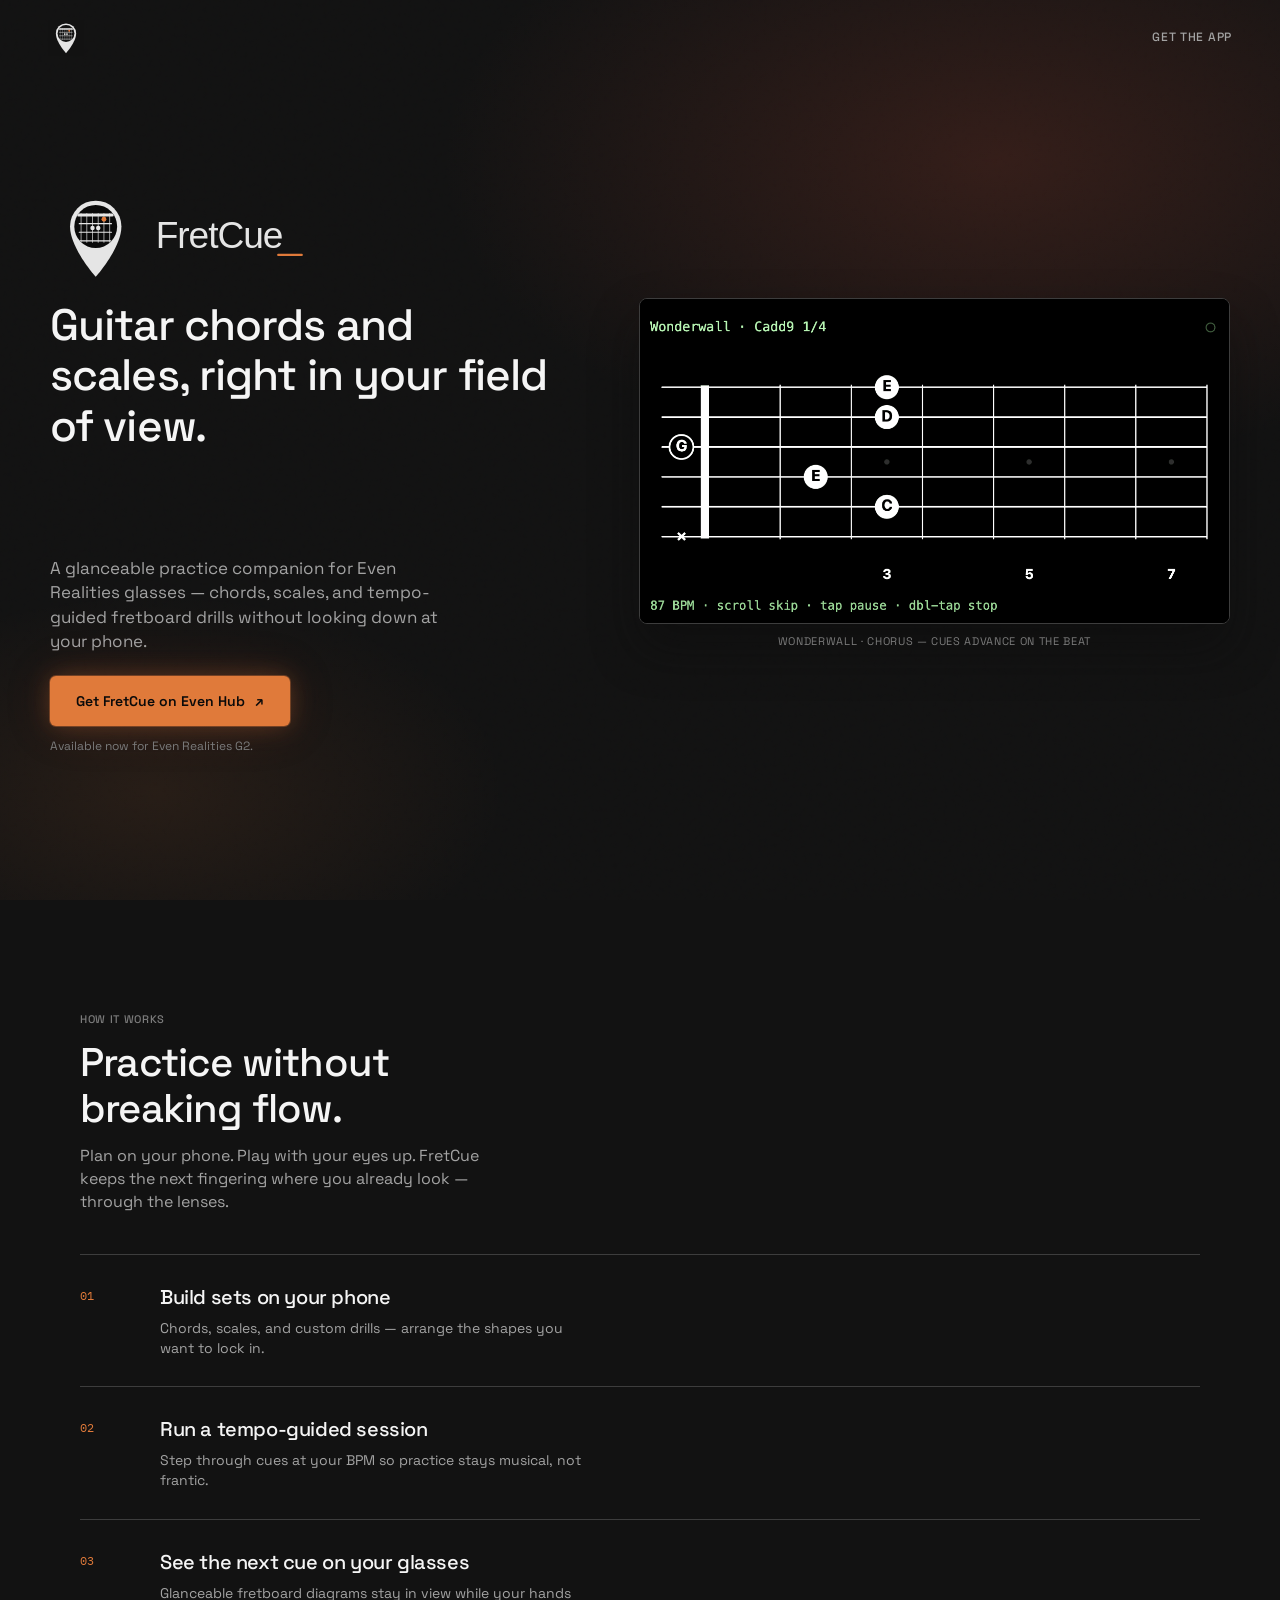
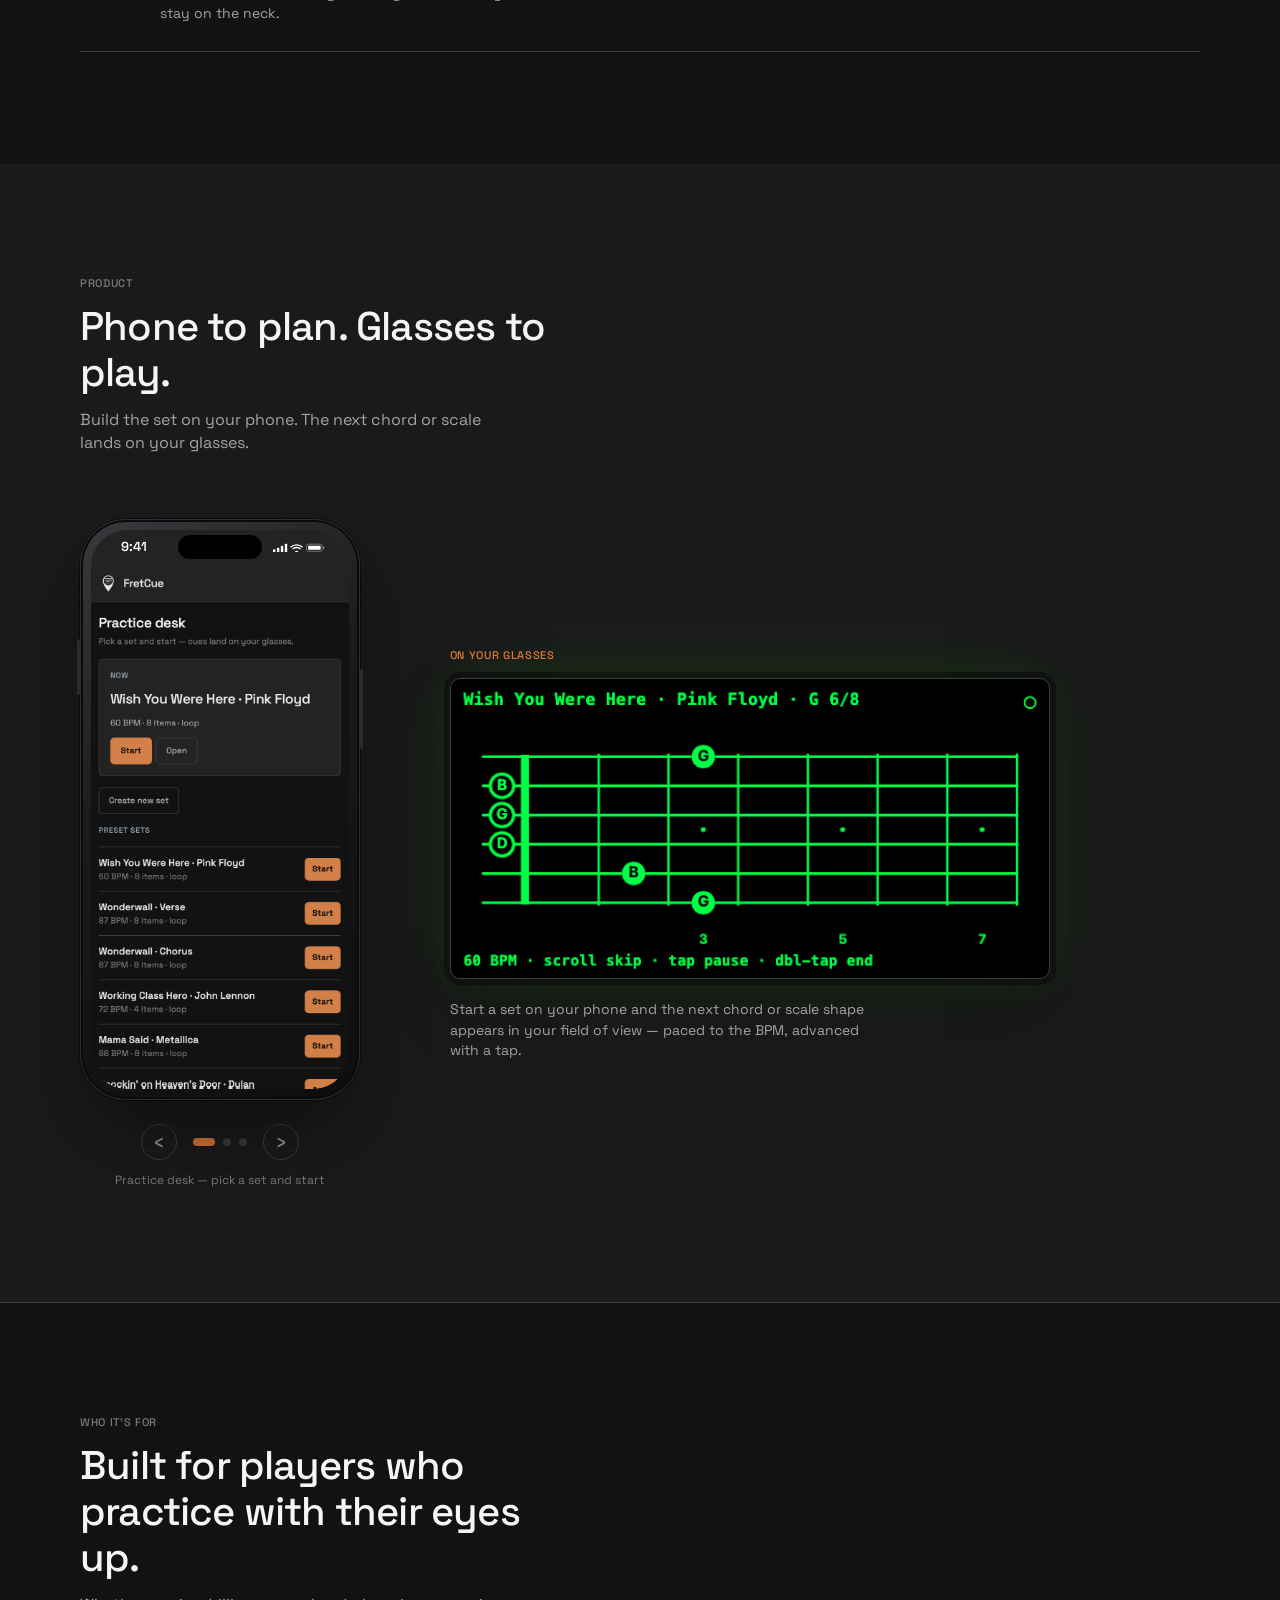
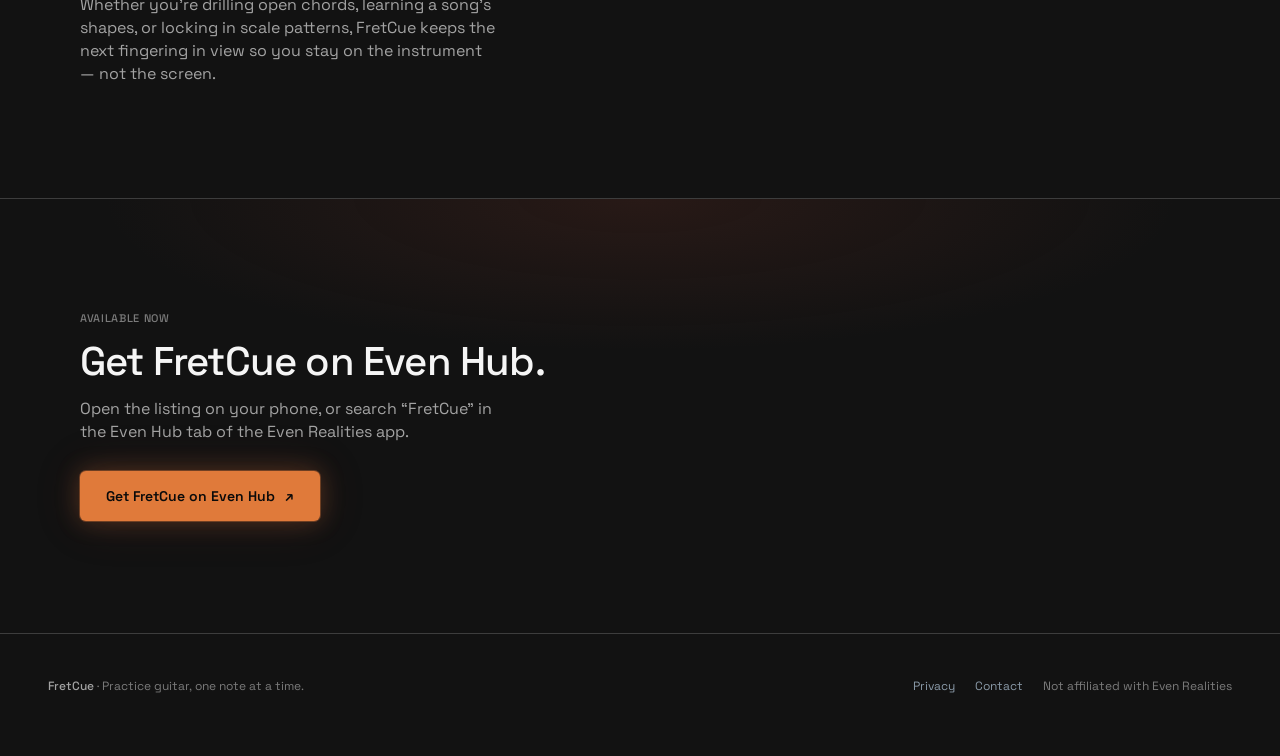
<file: index.html>
<!doctype html>
<html lang="en">
  <head>
    <meta charset="UTF-8" />
    <meta name="viewport" content="width=device-width, initial-scale=1" />
    <title>FretCue — Guitar chords and scales in your field of view</title>
    <meta
      name="description"
      content="FretCue is a glanceable guitar practice companion for Even Realities glasses — chords, scales, and tempo-guided fretboard drills without looking down."
    />
    <meta
      name="keywords"
      content="guitar practice, fretboard, smart glasses, Even Realities, chords, scales, metronome, glanceable practice"
    />
    <meta name="author" content="FretCue" />
    <meta name="robots" content="index, follow" />
    <link rel="canonical" href="https://fretcue.com/" />

    <meta property="og:site_name" content="FretCue" />
    <meta property="og:title" content="FretCue — Guitar chords and scales in your field of view" />
    <meta
      property="og:description"
      content="A glanceable practice companion for Even Realities glasses — chords, scales, and tempo-guided fretboard drills without looking down."
    />
    <meta property="og:type" content="website" />
    <meta property="og:url" content="https://fretcue.com/" />
    <meta property="og:image" content="https://fretcue.com/assets/og-image.png" />
    <meta property="og:image:width" content="1200" />
    <meta property="og:image:height" content="630" />
    <meta property="og:locale" content="en_US" />

    <meta name="twitter:card" content="summary_large_image" />
    <meta name="twitter:title" content="FretCue — Guitar chords and scales in your field of view" />
    <meta
      name="twitter:description"
      content="Glanceable guitar practice for Even Realities glasses — chords, scales, and tempo-guided drills."
    />
    <meta name="twitter:image" content="https://fretcue.com/assets/og-image.png" />

    <meta name="theme-color" content="#121212" />
    <link rel="icon" href="assets/icons/favicon.svg" type="image/svg+xml" />
    <link rel="apple-touch-icon" href="assets/og-image.png" />

    <link rel="stylesheet" href="styles/colors.css?v=20261109" />
    <link rel="stylesheet" href="styles/typography.css?v=20261109" />
    <link rel="stylesheet" href="styles/theatrical.css?v=20261109" />
    <link rel="stylesheet" href="styles/landing.css?v=20261109" />
    <link rel="preconnect" href="https://fonts.googleapis.com" />
    <link rel="preconnect" href="https://fonts.gstatic.com" crossorigin />
    <link
      href="https://fonts.googleapis.com/css2?family=IBM+Plex+Mono:wght@400;500&family=Space+Grotesk:wght@400;500;600&display=swap"
      rel="stylesheet"
    />

    <script type="application/ld+json">
      {
        "@context": "https://schema.org",
        "@graph": [
          {
            "@type": "Organization",
            "@id": "https://fretcue.com/#organization",
            "name": "FretCue",
            "url": "https://fretcue.com/",
            "logo": "https://fretcue.com/assets/logo/mark-on-dark.svg",
            "description": "Glanceable guitar practice for Even Realities smart glasses."
          },
          {
            "@type": "WebSite",
            "@id": "https://fretcue.com/#website",
            "url": "https://fretcue.com/",
            "name": "FretCue",
            "description": "Guitar chords and scales, right in your field of view.",
            "publisher": { "@id": "https://fretcue.com/#organization" },
            "inLanguage": "en"
          },
          {
            "@type": "SoftwareApplication",
            "@id": "https://fretcue.com/#app",
            "name": "FretCue",
            "applicationCategory": "MultimediaApplication",
            "operatingSystem": "Even Realities",
            "description": "A glanceable guitar practice companion for chords, scales, and tempo-guided fretboard drills on Even Realities glasses.",
            "url": "https://fretcue.com/",
            "installUrl": "https://hub.evenrealities.com/catalogue/com.fretcue.guitarpractice",
            "image": "https://fretcue.com/assets/og-image.png",
            "publisher": { "@id": "https://fretcue.com/#organization" }
          },
          {
            "@type": "WebPage",
            "@id": "https://fretcue.com/#webpage",
            "url": "https://fretcue.com/",
            "name": "FretCue — Guitar chords and scales in your field of view",
            "isPartOf": { "@id": "https://fretcue.com/#website" },
            "about": { "@id": "https://fretcue.com/#app" },
            "description": "Get FretCue on Even Hub — glanceable guitar chords and scales for Even Realities glasses.",
            "inLanguage": "en"
          }
        ]
      }
    </script>
  </head>
  <body>
    <nav class="site-nav" aria-label="Primary">
      <a href="#top" aria-label="FretCue home">
        <img class="site-nav__mark" src="assets/logo/mark-on-dark.svg" alt="" width="36" height="36" />
      </a>
      <a
        class="site-nav__link"
        href="https://hub.evenrealities.com/catalogue/com.fretcue.guitarpractice"
        >Get the app</a
      >
    </nav>

    <header class="hero fc-grain" id="top">
      <div class="hero__inner">
        <img
          class="hero__lockup"
          src="assets/logo/lockup-horizontal.svg"
          alt="FretCue"
          width="340"
          height="104"
        />

        <h1 class="hero__headline">Guitar chords and scales, right in your field of view.</h1>

        <figure class="hero__pov">
          <img
            class="hero__pov-img"
            src="assets/hud/wonderwall-chorus.gif"
            alt="FretCue glasses HUD cycling Wonderwall chorus chords with metronome beat"
            width="1152"
            height="632"
          />
          <figcaption class="hero__pov-caption">Wonderwall · Chorus — cues advance on the beat</figcaption>
        </figure>

        <div class="hero__cta-block">
          <p class="hero__support">
            A glanceable practice companion for Even Realities glasses — chords, scales, and
            tempo-guided fretboard drills without looking down at your phone.
          </p>

          <a
            class="store-cta fc-ember-glow"
            href="https://hub.evenrealities.com/catalogue/com.fretcue.guitarpractice"
          >
            Get FretCue on Even Hub <span aria-hidden="true">↗</span>
          </a>
          <p class="hero__cta-note">Available now for Even Realities G2.</p>
        </div>
      </div>
    </header>

    <section class="section" id="how">
      <div class="wrap">
        <span class="section-label">How it works</span>
        <h2 class="section-title">Practice without breaking flow.</h2>
        <p class="section-lede">
          Plan on your phone. Play with your eyes up. FretCue keeps the next fingering where you
          already look — through the lenses.
        </p>
        <ol class="steps">
          <li>
            <span class="steps__num">01</span>
            <div>
              <h3>Build sets on your phone</h3>
              <p>Chords, scales, and custom drills — arrange the shapes you want to lock in.</p>
            </div>
          </li>
          <li>
            <span class="steps__num">02</span>
            <div>
              <h3>Run a tempo-guided session</h3>
              <p>Step through cues at your BPM so practice stays musical, not frantic.</p>
            </div>
          </li>
          <li>
            <span class="steps__num">03</span>
            <div>
              <h3>See the next cue on your glasses</h3>
              <p>Glanceable fretboard diagrams stay in view while your hands stay on the neck.</p>
            </div>
          </li>
        </ol>
      </div>
    </section>

    <section class="section proof" id="product">
      <div class="wrap">
        <span class="section-label">Product</span>
        <h2 class="section-title">Phone to plan. Glasses to play.</h2>
        <p class="section-lede">
          Build the set on your phone. The next chord or scale lands on your glasses.
        </p>

        <div class="proof__stage">
          <div
            class="carousel"
            role="region"
            aria-roledescription="carousel"
            aria-label="FretCue companion app screens"
          >
            <div class="phone">
              <span class="phone__island" aria-hidden="true"></span>
              <div class="phone__status" aria-hidden="true">
                <span>9:41</span>
                <svg viewBox="0 0 66 12" fill="currentColor">
                  <rect x="0" y="8" width="3" height="4" rx="1" />
                  <rect x="5" y="6" width="3" height="6" rx="1" />
                  <rect x="10" y="3.5" width="3" height="8.5" rx="1" />
                  <rect x="15" y="1" width="3" height="11" rx="1" />
                  <path
                    d="M30 3.2a10 10 0 0 1 7 2.8l1.2-1.2A11.7 11.7 0 0 0 30 1.5a11.7 11.7 0 0 0-8.2 3.3L23 6a10 10 0 0 1 7-2.8Zm0 3.4a6.6 6.6 0 0 1 4.6 1.8l1.2-1.2A8.3 8.3 0 0 0 30 4.9a8.3 8.3 0 0 0-5.8 2.3l1.2 1.2A6.6 6.6 0 0 1 30 6.6Zm0 3.3a3.3 3.3 0 0 1 2.2.9L30 13l-2.2-2.2a3.3 3.3 0 0 1 2.2-.9Z"
                  />
                  <rect x="42.5" y="1.5" width="20" height="9" rx="2.5" fill="none" stroke="currentColor" opacity="0.45" />
                  <rect x="44.5" y="3.5" width="16" height="5" rx="1.2" />
                  <rect x="63.6" y="4.2" width="1.6" height="3.6" rx="0.8" opacity="0.45" />
                </svg>
              </div>
              <div class="phone__screen carousel__track" tabindex="0">
                <figure
                  class="carousel__slide"
                  role="group"
                  aria-roledescription="slide"
                  aria-label="1 of 3"
                  data-caption="Practice desk — pick a set and start"
                >
                  <img
                    src="assets/screens/phone-home.png"
                    alt="FretCue companion practice desk with Wish You Were Here selected"
                    width="720"
                    height="1561"
                  />
                </figure>
                <figure
                  class="carousel__slide"
                  role="group"
                  aria-roledescription="slide"
                  aria-label="2 of 3"
                  data-caption="Set details — review the fretboard, then play"
                >
                  <img
                    src="assets/screens/phone-set-details.png"
                    alt="FretCue set details for Wish You Were Here with E Minor fretboard preview"
                    width="720"
                    height="1561"
                    loading="lazy"
                  />
                </figure>
                <figure
                  class="carousel__slide"
                  role="group"
                  aria-roledescription="slide"
                  aria-label="3 of 3"
                  data-caption="Library — chords and scale positions"
                >
                  <img
                    src="assets/screens/phone-library.png"
                    alt="FretCue library search for A Minor chords and pentatonic scales"
                    width="720"
                    height="1561"
                    loading="lazy"
                  />
                </figure>
              </div>
            </div>

            <div class="carousel__controls">
              <button class="carousel__arrow" type="button" data-dir="-1" aria-label="Previous screen">
                ‹
              </button>
              <div class="carousel__dots"></div>
              <button class="carousel__arrow" type="button" data-dir="1" aria-label="Next screen">
                ›
              </button>
            </div>
            <p class="carousel__caption" aria-live="polite">Practice desk — pick a set and start</p>
          </div>

          <figure class="proof__hud">
            <span class="proof__hud-label">On your glasses</span>
            <img
              src="assets/screens/glasses-hud.png"
              alt="FretCue glasses HUD showing Wish You Were Here G chord"
              width="576"
              height="288"
            />
            <figcaption class="proof__hud-caption">
              Start a set on your phone and the next chord or scale shape appears in your field of
              view — paced to the BPM, advanced with a tap.
            </figcaption>
          </figure>
        </div>
      </div>
    </section>

    <section class="section audience">
      <div class="wrap">
        <span class="section-label">Who it’s for</span>
        <h2 class="section-title">Built for players who practice with their eyes up.</h2>
        <p class="section-lede">
          Whether you’re drilling open chords, learning a song’s shapes, or locking in scale
          patterns, FretCue keeps the next fingering in view so you stay on the instrument — not
          the screen.
        </p>
      </div>
    </section>

    <section class="section closing" id="get">
      <div class="wrap">
        <span class="section-label">Available now</span>
        <h2 class="section-title">Get FretCue on Even Hub.</h2>
        <p class="section-lede">
          Open the listing on your phone, or search “FretCue” in the Even Hub tab of the Even
          Realities app.
        </p>
        <a
          class="store-cta store-cta--panel fc-ember-glow"
          href="https://hub.evenrealities.com/catalogue/com.fretcue.guitarpractice"
        >
          Get FretCue on Even Hub <span aria-hidden="true">↗</span>
        </a>
      </div>
    </section>

    <footer class="site-footer">
      <p>
        <strong>FretCue</strong> · Practice guitar, one note at a time.
      </p>
      <div class="site-footer__links">
        <a href="/privacy.html">Privacy</a>
        <a href="mailto:hello@fretcue.com">Contact</a>
        <span>Not affiliated with Even Realities</span>
      </div>
    </footer>

    <script type="module" src="js/reveal.js?v=20261109"></script>
    <script type="module" src="js/carousel.js?v=20261109"></script>
  </body>
</html>
</file>
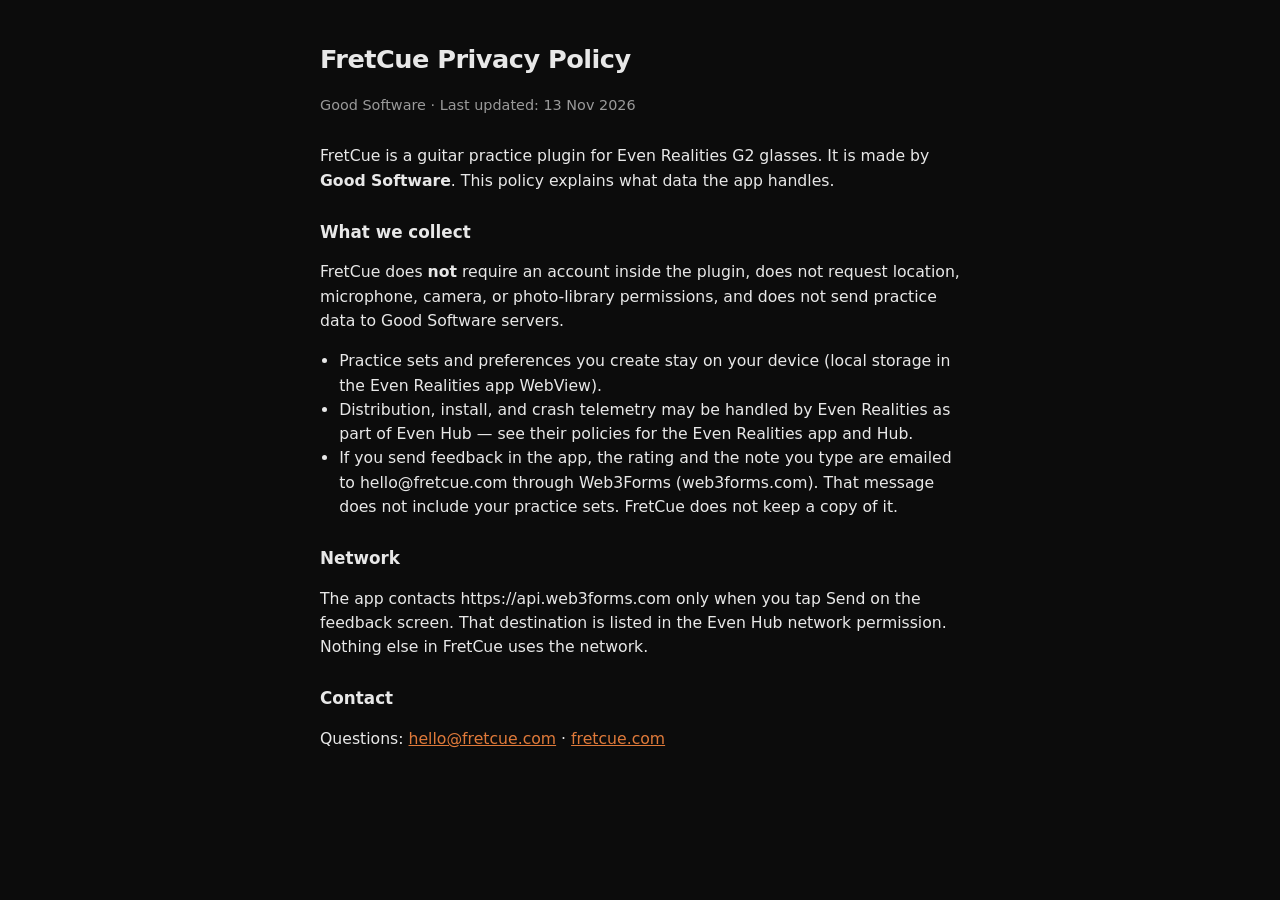
<file: privacy.html>
<!DOCTYPE html>
<html lang="en">
  <head>
    <meta charset="utf-8" />
    <meta name="viewport" content="width=device-width, initial-scale=1" />
    <title>FretCue Privacy Policy</title>
    <link rel="canonical" href="https://fretcue.com/privacy.html" />
    <style>
      :root {
        color-scheme: dark;
        --bg: #0c0c0c;
        --text: #e8e8e8;
        --muted: #9a9a9a;
        --ember: #e07a3a;
      }
      body {
        margin: 0;
        font-family: system-ui, -apple-system, sans-serif;
        background: var(--bg);
        color: var(--text);
        line-height: 1.55;
      }
      main {
        max-width: 40rem;
        margin: 0 auto;
        padding: 2.5rem 1.25rem 4rem;
      }
      h1 {
        font-size: 1.6rem;
        font-weight: 600;
        letter-spacing: -0.02em;
        margin: 0 0 0.35rem;
      }
      .meta {
        color: var(--muted);
        font-size: 0.9rem;
        margin-bottom: 1.75rem;
      }
      h2 {
        font-size: 1.05rem;
        margin: 1.6rem 0 0.5rem;
      }
      p,
      li {
        color: var(--text);
        font-size: 0.98rem;
      }
      a {
        color: var(--ember);
      }
      ul {
        padding-left: 1.2rem;
      }
    </style>
  </head>
  <body>
    <main>
      <h1>FretCue Privacy Policy</h1>
      <p class="meta">Good Software · Last updated: 13 Nov 2026</p>

      <p>
        FretCue is a guitar practice plugin for Even Realities G2 glasses. It is made by
        <strong>Good Software</strong>. This policy explains what data the app handles.
      </p>

      <h2>What we collect</h2>
      <p>
        FretCue does <strong>not</strong> require an account inside the plugin, does not request
        location, microphone, camera, or photo-library permissions, and does not send practice data
        to Good Software servers.
      </p>
      <ul>
        <li>
          Practice sets and preferences you create stay on your device (local storage in the Even
          Realities app WebView).
        </li>
        <li>
          Distribution, install, and crash telemetry may be handled by Even Realities as part of
          Even Hub — see their policies for the Even Realities app and Hub.
        </li>
        <li>
          If you send feedback in the app, the rating and the note you type are emailed to
          hello@fretcue.com through Web3Forms (web3forms.com). That message does not include your
          practice sets. FretCue does not keep a copy of it.
        </li>
      </ul>

      <h2>Network</h2>
      <p>
        The app contacts https://api.web3forms.com only when you tap Send on the feedback screen. That
        destination is listed in the Even Hub network permission. Nothing else in FretCue uses the
        network.
      </p>

      <h2>Contact</h2>
      <p>
        Questions:
        <a href="mailto:hello@fretcue.com">hello@fretcue.com</a>
        ·
        <a href="https://fretcue.com/">fretcue.com</a>
      </p>
    </main>
  </body>
</html>
</file>
<file: styles/colors.css>
/**
 * FretCue brand tokens
 * Even Realities companion-compatible dark system + metal accent layer.
 * Use for phone app, landing page, and marketing.
 */

:root {
  /* ——— Neutrals (black → gray → light) ——— */
  --fc-black: #0a0a0a;
  --fc-bg-deep: #121212;
  --fc-bg: #1a1a1a;
  --fc-surface: #232323; /* Even Realities dark surface */
  --fc-surface-raised: #2e2e2e;
  --fc-border: #3d3d3d;
  --fc-muted: #5a5a5a;
  --fc-text-dim: #7b7b7b; /* Even Realities TC-2nd */
  --fc-text-soft: #a3a3a3;
  --fc-text: #e5e5e5; /* Even Realities Neutral-200 */
  --fc-text-bright: #f5f5f5;
  --fc-white: #ffffff;

  /* ——— Hot accent (primary brand heat) ——— */
  --fc-ember: #e07a3a;
  --fc-ember-hot: #f08a4a;
  --fc-ember-deep: #b85c28;

  /* ——— Backup accents (not monochrome) ——— */
  --fc-rust: #8b3a2a; /* theatrical secondary / hover depth */
  --fc-steel: #6b7c8a; /* cool map / secondary UI */
  --fc-steel-bright: #8a9aa8;

  /* ——— System (Even Realities semantic) ——— */
  --fc-positive: #4bb956;
  --fc-negative: #ff453a;
  --fc-warning: #fef991; /* use sparingly */

  /* ——— Semantic aliases ——— */
  --fc-accent: var(--fc-ember);
  --fc-accent-hover: var(--fc-ember-hot);
  --fc-accent-pressed: var(--fc-ember-deep);
  --fc-secondary: var(--fc-steel);
  --fc-theatrical: var(--fc-rust);

  /* ——— Layout (Even Realities rhythm) ——— */
  --fc-radius: 6px;
  --fc-space-0: 0;
  --fc-space-1: 6px;
  --fc-space-2: 12px;
  --fc-space-3: 16px;
  --fc-space-4: 24px;
  --fc-margin-screen: 12px;
  --fc-margin-section: 16px;
}
</file>
<file: styles/typography.css>
/**
 * FretCue type tokens
 * Product UI: FK Grotesk Neue (Even Realities). Fallback stack for local/dev.
 * Landing: same grotesk for body; optional tighter tracking on display.
 */

:root {
  --fc-font-sans: "FK Grotesk Neue", "Space Grotesk", "Helvetica Neue", Helvetica, Arial, sans-serif;
  --fc-font-mono: "IBM Plex Mono", ui-monospace, SFMono-Regular, Menlo, monospace;

  /* Even-aligned scale (approx) */
  --fc-text-xs: 11px;
  --fc-text-sm: 12px;
  --fc-text-md: 14px;
  --fc-text-lg: 16px;
  --fc-text-xl: 20px;
  --fc-text-2xl: 28px;
  --fc-text-display: 48px;

  --fc-leading-tight: 1.15;
  --fc-leading-body: 1.45;
  --fc-tracking-tight: -0.02em;
  --fc-tracking-label: 0.06em;
}

.fc-display {
  font-family: var(--fc-font-sans);
  font-size: var(--fc-text-display);
  font-weight: 500;
  line-height: var(--fc-leading-tight);
  letter-spacing: var(--fc-tracking-tight);
  color: var(--fc-text);
}

.fc-label {
  font-family: var(--fc-font-sans);
  font-size: var(--fc-text-xs);
  font-weight: 500;
  letter-spacing: var(--fc-tracking-label);
  text-transform: uppercase;
  color: var(--fc-text-dim);
}
</file>
<file: styles/theatrical.css>
/**
 * Theatrical accents (use sparingly — landing hero / rare moments only)
 * 1) Film grain / stage dust overlay
 * 2) Ember glow on logo or primary CTA
 * Do NOT apply broadly in companion app chrome.
 */

.fc-grain::before {
  content: "";
  pointer-events: none;
  position: absolute;
  inset: 0;
  opacity: 0.07;
  mix-blend-mode: overlay;
  background-image: url("data:image/svg+xml,%3Csvg viewBox='0 0 200 200' xmlns='http://www.w3.org/2000/svg'%3E%3Cfilter id='n'%3E%3CfeTurbulence type='fractalNoise' baseFrequency='0.9' numOctaves='3' stitchTiles='stitch'/%3E%3C/filter%3E%3Crect width='100%25' height='100%25' filter='url(%23n)' opacity='0.55'/%3E%3C/svg%3E");
}

.fc-ember-glow {
  box-shadow:
    0 0 0 1px color-mix(in srgb, var(--fc-ember) 35%, transparent),
    0 0 24px color-mix(in srgb, var(--fc-ember) 28%, transparent),
    0 0 48px color-mix(in srgb, var(--fc-rust) 18%, transparent);
}

.fc-ember-text-glow {
  text-shadow: 0 0 28px color-mix(in srgb, var(--fc-ember) 45%, transparent);
}
</file>
<file: styles/landing.css>
/**
 * FretCue marketing landing
 * Brand tokens + theatrical accents (grain, ember CTA glow).
 */

*,
*::before,
*::after {
  box-sizing: border-box;
}

html {
  scroll-behavior: smooth;
}

body {
  margin: 0;
  min-height: 100vh;
  background: var(--fc-bg-deep);
  color: var(--fc-text);
  font-family: var(--fc-font-sans);
  font-size: var(--fc-text-lg);
  line-height: var(--fc-leading-body);
  -webkit-font-smoothing: antialiased;
}

img {
  display: block;
  max-width: 100%;
}

a {
  color: var(--fc-steel-bright);
  text-decoration: none;
}

a:hover {
  color: var(--fc-ember-hot);
}

:focus-visible {
  outline: 2px solid var(--fc-ember);
  outline-offset: 3px;
}

/* ——— Layout ——— */
.site-nav {
  position: absolute;
  top: 0;
  left: 0;
  right: 0;
  z-index: 10;
  display: flex;
  align-items: center;
  justify-content: space-between;
  padding: 20px clamp(20px, 4vw, 48px);
}

.site-nav__mark {
  width: 36px;
  height: 36px;
}

.site-nav__link {
  font-size: var(--fc-text-sm);
  font-weight: 500;
  letter-spacing: var(--fc-tracking-label);
  text-transform: uppercase;
  color: var(--fc-text-soft);
}

.site-nav__link:hover {
  color: var(--fc-text-bright);
}

.wrap {
  width: min(1120px, 100% - 40px);
  margin-inline: auto;
}

.section {
  padding: clamp(64px, 10vw, 112px) 0;
}

.section-label {
  display: block;
  margin-bottom: 12px;
  font-size: var(--fc-text-xs);
  font-weight: 500;
  letter-spacing: var(--fc-tracking-label);
  text-transform: uppercase;
  color: var(--fc-text-dim);
}

.section-title {
  margin: 0 0 12px;
  max-width: 18ch;
  font-size: clamp(28px, 4vw, 40px);
  font-weight: 500;
  line-height: var(--fc-leading-tight);
  letter-spacing: var(--fc-tracking-tight);
  color: var(--fc-text-bright);
}

.section-lede {
  margin: 0;
  max-width: 42ch;
  color: var(--fc-text-soft);
  font-size: var(--fc-text-lg);
}

/* ——— Hero ——— */
.hero {
  position: relative;
  isolation: isolate;
  overflow: hidden;
  background:
    radial-gradient(
      ellipse 70% 55% at 78% 18%,
      color-mix(in srgb, var(--fc-rust) 28%, transparent),
      transparent 62%
    ),
    radial-gradient(
      ellipse 50% 40% at 12% 88%,
      color-mix(in srgb, var(--fc-ember) 10%, transparent),
      transparent 55%
    ),
    var(--fc-bg-deep);
}

.hero.fc-grain::before {
  z-index: 1;
}

.hero__inner {
  position: relative;
  z-index: 2;
  display: grid;
  grid-template-columns: minmax(0, 1fr) minmax(0, 1.1fr);
  grid-template-areas:
    "lockup pov"
    "title pov"
    "cta pov";
  column-gap: clamp(28px, 4vw, 56px);
  row-gap: 16px;
  align-items: center;
  min-height: 100svh;
  width: min(1180px, 100% - 40px);
  margin-inline: auto;
  padding: 104px 0 56px;
  animation: hero-rise 0.9s cubic-bezier(0.22, 1, 0.36, 1) both;
}

.hero__lockup {
  grid-area: lockup;
  width: min(300px, 100%);
  height: auto;
  align-self: end;
}

.hero__headline {
  grid-area: title;
  margin: 0;
  max-width: 18ch;
  font-size: clamp(28px, 3.6vw, 44px);
  font-weight: 500;
  line-height: var(--fc-leading-tight);
  letter-spacing: var(--fc-tracking-tight);
  color: var(--fc-text-bright);
  align-self: start;
}

.hero__pov {
  grid-area: pov;
  margin: 0;
  min-width: 0;
}

.hero__pov-img {
  width: 100%;
  height: auto;
  display: block;
  border-radius: 8px;
  border: 1px solid var(--fc-border);
  background: #000;
  box-shadow: 0 24px 48px color-mix(in srgb, var(--fc-black) 45%, transparent);
  image-rendering: auto;
}

.hero__pov-caption {
  margin: 10px 0 0;
  font-size: var(--fc-text-xs);
  letter-spacing: var(--fc-tracking-label);
  text-transform: uppercase;
  color: var(--fc-text-dim);
  text-align: center;
}

.hero__cta-block {
  grid-area: cta;
  align-self: start;
  max-width: 440px;
}

.hero__support {
  margin: 0 0 22px;
  max-width: 36ch;
  color: var(--fc-text-soft);
  font-size: clamp(15px, 1.6vw, 17px);
}

.hero__cta-note {
  margin: 12px 0 0;
  font-size: var(--fc-text-sm);
  color: var(--fc-text-dim);
}


/* ——— Store CTA ——— */
.store-cta {
  display: inline-flex;
  align-items: center;
  gap: 10px;
  padding: 15px 26px;
  border-radius: var(--fc-radius);
  background: var(--fc-ember);
  color: var(--fc-black);
  font-size: var(--fc-text-md);
  font-weight: 600;
  transition:
    background 0.2s ease,
    transform 0.2s ease;
}

.store-cta:hover {
  background: var(--fc-ember-hot);
  color: var(--fc-black);
}

.store-cta:active {
  background: var(--fc-ember-deep);
  transform: translateY(1px);
}

.store-cta--panel {
  margin-top: 28px;
}

/* ——— How it works ——— */
.steps {
  list-style: none;
  margin: 40px 0 0;
  padding: 0;
  display: grid;
  gap: 0;
  border-top: 1px solid var(--fc-border);
}

.steps li {
  display: grid;
  grid-template-columns: 64px 1fr;
  gap: 16px;
  padding: 28px 0;
  border-bottom: 1px solid var(--fc-border);
  opacity: 0;
  transform: translateY(12px);
  transition: opacity 0.55s ease, transform 0.55s ease;
}

.steps li.is-in {
  opacity: 1;
  transform: none;
}

.steps__num {
  font-family: var(--fc-font-mono);
  font-size: var(--fc-text-sm);
  color: var(--fc-ember);
  letter-spacing: 0.04em;
  padding-top: 4px;
}

.steps h3 {
  margin: 0 0 6px;
  font-size: var(--fc-text-xl);
  font-weight: 500;
  letter-spacing: var(--fc-tracking-tight);
  color: var(--fc-text-bright);
}

.steps p {
  margin: 0;
  max-width: 48ch;
  color: var(--fc-text-soft);
  font-size: var(--fc-text-md);
}

/* ——— Product proof ——— */
.proof {
  position: relative;
  overflow: hidden;
  background: var(--fc-bg);
}

.proof__stage {
  display: grid;
  grid-template-columns: auto minmax(0, 1fr);
  gap: clamp(40px, 7vw, 96px);
  align-items: center;
  margin-top: clamp(40px, 6vw, 64px);
}

/* Phone frame */
.phone {
  --phone-w: 280px;
  position: relative;
  width: var(--phone-w);
  padding: 11px;
  border-radius: 46px;
  background: linear-gradient(145deg, #3a3a3e 0%, #1b1b1e 40%, #0d0d0f 100%);
  box-shadow:
    inset 0 0 0 1px rgba(255, 255, 255, 0.14),
    inset 0 0 0 3px #0a0a0b,
    0 40px 80px -20px color-mix(in srgb, var(--fc-black) 80%, transparent),
    0 0 0 1px rgba(0, 0, 0, 0.6);
}

.phone::before,
.phone::after {
  content: '';
  position: absolute;
  width: 3px;
  border-radius: 2px;
  background: #2a2a2e;
}

.phone::before {
  left: -3px;
  top: 120px;
  height: 56px;
  box-shadow: 0 -40px 0 -12px #2a2a2e;
}

.phone::after {
  right: -3px;
  top: 150px;
  height: 80px;
}

.phone__island {
  position: absolute;
  z-index: 2;
  top: calc(11px + ((var(--phone-w) - 22px) * 0.137 - 24px) / 2);
  left: 50%;
  width: 84px;
  height: 24px;
  border-radius: 999px;
  background: #000;
  transform: translateX(-50%);
  pointer-events: none;
}

.phone__status {
  position: absolute;
  z-index: 2;
  top: 11px;
  left: 11px;
  right: 11px;
  height: calc((var(--phone-w) - 22px) * 0.137);
  display: flex;
  align-items: center;
  justify-content: space-between;
  padding: 0 24px 0 30px;
  color: #fff;
  font-size: 13px;
  font-weight: 600;
  letter-spacing: 0.01em;
  pointer-events: none;
}

.phone__status svg {
  width: 52px;
  height: auto;
}

.phone__screen {
  border-radius: 36px;
  aspect-ratio: 1179 / 2556;
  background: #121212;
  overflow: hidden;
}

/* Carousel */
.carousel {
  display: flex;
  flex-direction: column;
  align-items: center;
}

.carousel__track {
  display: flex;
  overflow-x: auto;
  scroll-snap-type: x mandatory;
  scroll-behavior: smooth;
  overscroll-behavior-x: contain;
  scrollbar-width: none;
}

.carousel__track::-webkit-scrollbar {
  display: none;
}

.carousel__slide {
  flex: 0 0 100%;
  margin: 0;
  scroll-snap-align: center;
  scroll-snap-stop: always;
}

.carousel__slide img {
  width: 100%;
  height: 100%;
  object-fit: contain;
  object-position: top center;
  user-select: none;
  -webkit-user-drag: none;
}

.carousel__controls {
  display: flex;
  align-items: center;
  gap: 16px;
  margin-top: 24px;
}

.carousel__arrow {
  display: grid;
  place-items: center;
  width: 36px;
  height: 36px;
  padding: 0 0 3px;
  border: 1px solid var(--fc-border);
  border-radius: 50%;
  background: transparent;
  color: var(--fc-text-soft);
  font: inherit;
  font-size: 22px;
  line-height: 1;
  cursor: pointer;
  transition:
    border-color 0.2s,
    color 0.2s;
}

.carousel__arrow:hover {
  border-color: var(--fc-ember);
  color: var(--fc-text-bright);
}

.carousel__dots {
  display: flex;
  gap: 8px;
}

.carousel__dot {
  width: 8px;
  height: 8px;
  padding: 0;
  border: 0;
  border-radius: 999px;
  background: var(--fc-border);
  cursor: pointer;
  transition:
    width 0.25s,
    background 0.25s;
}

.carousel__dot[aria-current] {
  width: 22px;
  background: var(--fc-ember);
}

.carousel__caption {
  min-height: 1.5em;
  margin: 12px 0 0;
  font-size: var(--fc-text-sm);
  color: var(--fc-text-dim);
  text-align: center;
}

/* Glasses HUD */
.proof__hud {
  margin: 0;
  min-width: 0;
  max-width: 600px;
}

.proof__hud-label {
  display: block;
  margin-bottom: 14px;
  font-size: var(--fc-text-xs);
  font-weight: 500;
  letter-spacing: var(--fc-tracking-label);
  text-transform: uppercase;
  color: var(--fc-ember);
}

.proof__hud img {
  width: 100%;
  height: auto;
  border-radius: 10px;
  border: 1px solid var(--fc-border);
  background: #000;
  box-shadow:
    0 0 0 6px color-mix(in srgb, var(--fc-black) 60%, transparent),
    0 0 60px -10px rgba(57, 255, 20, 0.18),
    0 28px 60px -16px color-mix(in srgb, var(--fc-black) 70%, transparent);
}

.proof__hud-caption {
  margin: 20px 0 0;
  max-width: 46ch;
  font-size: var(--fc-text-md);
  color: var(--fc-text-soft);
}

/* ——— Audience ——— */
.audience {
  border-top: 1px solid var(--fc-border);
  border-bottom: 1px solid var(--fc-border);
}

/* ——— Closing CTA ——— */
.closing {
  background:
    radial-gradient(
      ellipse 60% 50% at 50% 0%,
      color-mix(in srgb, var(--fc-rust) 18%, transparent),
      transparent 70%
    ),
    var(--fc-bg-deep);
}

.closing .section-title {
  max-width: 24ch;
}

/* ——— Footer ——— */
.site-footer {
  padding: 32px clamp(20px, 4vw, 48px) 48px;
  border-top: 1px solid var(--fc-border);
  display: flex;
  flex-wrap: wrap;
  gap: 12px 32px;
  justify-content: space-between;
  align-items: baseline;
  color: var(--fc-text-dim);
  font-size: var(--fc-text-sm);
}

.site-footer strong {
  color: var(--fc-text-soft);
  font-weight: 500;
}

.site-footer__links {
  display: flex;
  gap: 20px;
}

/* ——— Cue pulse (glasses / hero diagram) ——— */
.cue-pulse {
  transform-origin: center;
  animation: cue-pulse 2.4s ease-in-out infinite;
}

@keyframes cue-pulse {
  0%,
  100% {
    opacity: 1;
  }
  50% {
    opacity: 0.45;
  }
}

@keyframes hero-rise {
  from {
    opacity: 0;
    transform: translateY(18px);
  }
  to {
    opacity: 1;
    transform: none;
  }
}

@keyframes beat-blink {
  0%,
  49% {
    opacity: 1;
  }
  50%,
  100% {
    opacity: 0.2;
  }
}

@media (max-width: 900px) {
  .proof__stage {
    grid-template-columns: 1fr;
    justify-items: center;
    gap: 48px;
  }

  .phone {
    --phone-w: min(270px, 74vw);
  }

  .proof__hud {
    width: 100%;
    max-width: 560px;
  }

  .hero__inner {
    grid-template-columns: 1fr;
    grid-template-areas:
      "lockup"
      "pov"
      "title"
      "cta";
    min-height: 0;
    padding: 88px 0 48px;
    row-gap: 18px;
    width: min(100% - 32px, 560px);
  }

  .hero__lockup {
    width: min(260px, 78vw);
    align-self: start;
  }

  .hero__headline {
    max-width: none;
    font-size: clamp(26px, 7vw, 34px);
  }

  .hero__cta-block {
    max-width: none;
  }

  .hero__pov-caption {
    text-align: left;
  }

  .store-cta {
    width: 100%;
    justify-content: center;
  }
}

@media (prefers-reduced-motion: reduce) {
  *,
  *::before,
  *::after {
    animation: none !important;
    transition: none !important;
  }
}
</file>
